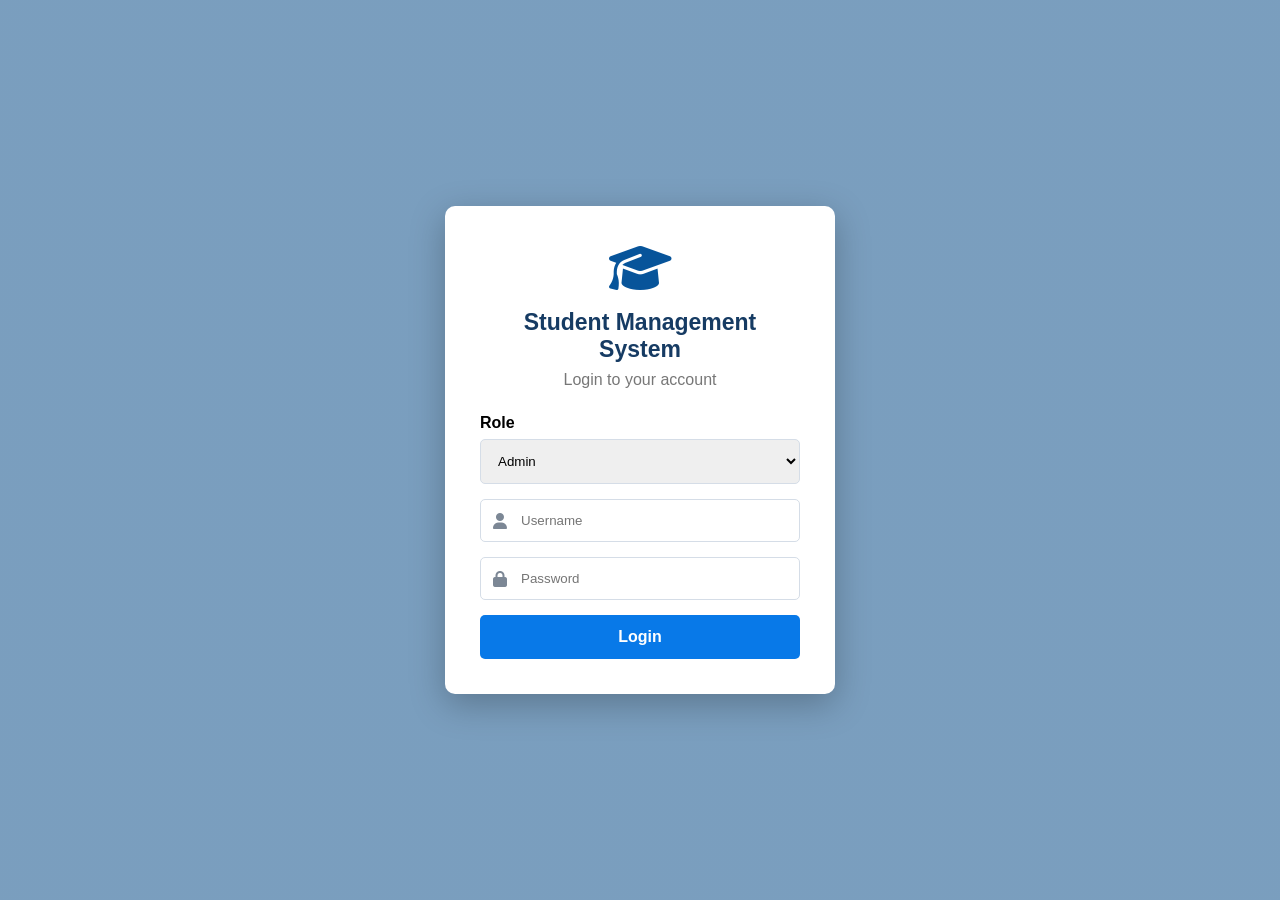
<file: target/classes/static/index.html>
<!DOCTYPE html>
<html lang="en">

<head>
    <meta charset="UTF-8">
    <meta name="viewport" content="width=device-width, initial-scale=1.0">

    <title>Student Management System - Login</title>

    <link rel="stylesheet" href="index.css">

    <link rel="stylesheet"
          href="https://cdnjs.cloudflare.com/ajax/libs/font-awesome/6.5.0/css/all.min.css">
</head>

<body>

<div class="login-page">

    <div class="login-box">

        <!-- Logo -->
        <div class="logo">
            <i class="fa-solid fa-graduation-cap"></i>
        </div>

        <h1>Student Management System</h1>

        <p>Login to your account</p>


        <!-- Role -->
        <label>Role</label>

        <select id="role">
            <option value="admin">Admin</option>
            <option value="faculty">Faculty</option>
        </select>


        <!-- Username -->
        <div class="input-box">

            <i class="fa-solid fa-user"></i>

            <input
                    type="text"
                    id="username"
                    placeholder="Username">

        </div>


        <!-- Password -->
        <div class="input-box">

            <i class="fa-solid fa-lock"></i>

            <input
                    type="password"
                    id="password"
                    placeholder="Password">

        </div>


        <!-- Login Button -->
        <button onclick="login()" class="login-btn">
            Login
        </button>

    </div>

</div>


<script>

    function login() {

        let role =
            document.getElementById("role").value;

        let username =
            document.getElementById("username").value;

        let password =
            document.getElementById("password").value;


        if (username === "" || password === "") {

            alert("Please enter username and password");

            return;
        }


        /*
           Temporary frontend login.

           Later this will connect to:

           /api/admin/login

           or

           /api/faculty/login
        */


        if (role === "admin") {

            window.location.href = "admin.html";

        } else {

            window.location.href = "faculty.html";

        }

    }

</script>

</body>
</html>
</file>
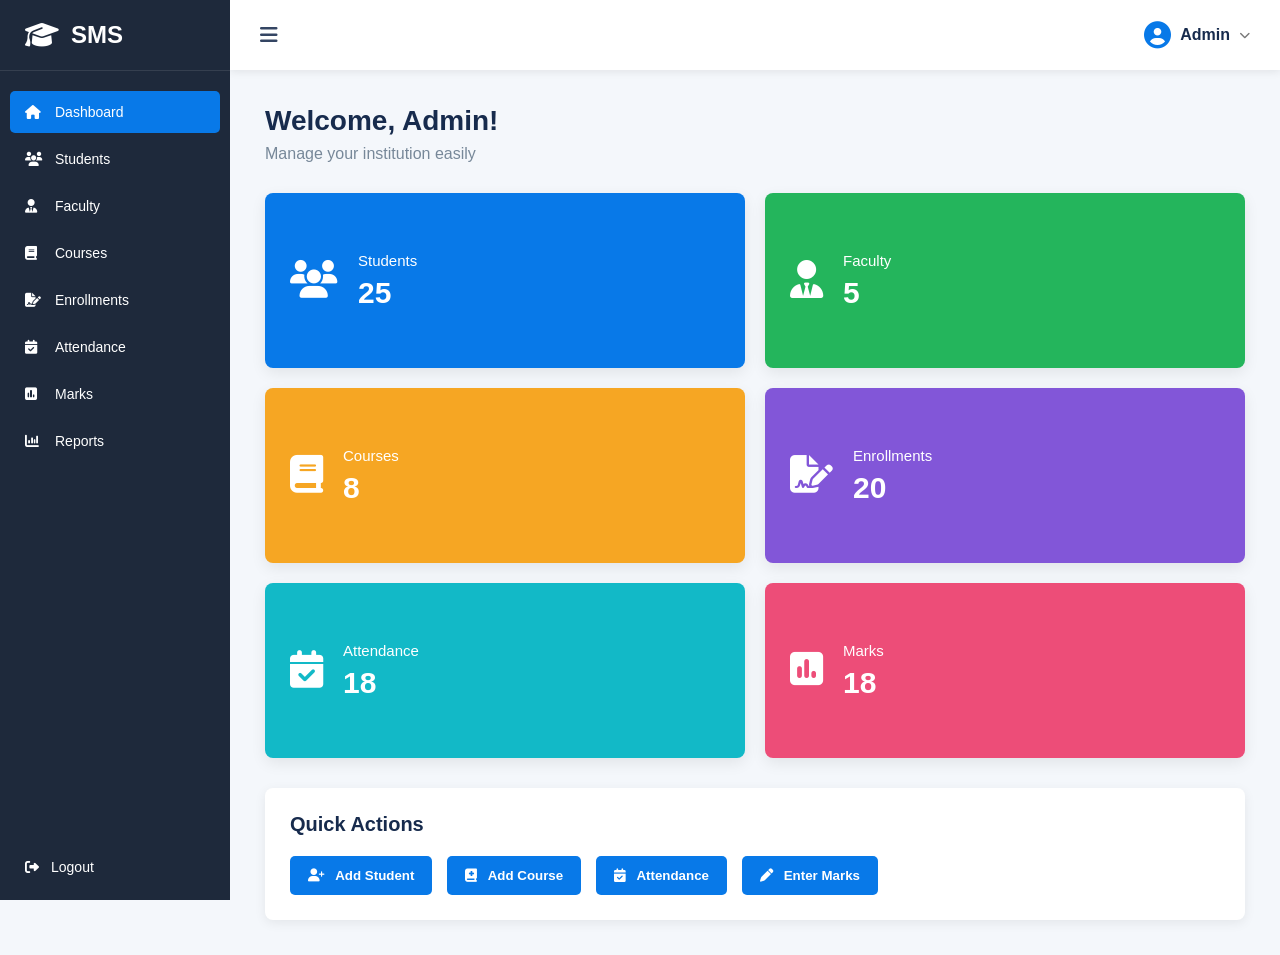
<file: target/classes/static/admin.html>
<!DOCTYPE html>
<html lang="en">

<head>
    <meta charset="UTF-8">
    <meta name="viewport" content="width=device-width, initial-scale=1.0">

    <title>Admin Dashboard</title>

    <link rel="stylesheet" href="admin.css">

    <link rel="stylesheet"
          href="https://cdnjs.cloudflare.com/ajax/libs/font-awesome/6.5.0/css/all.min.css">
</head>

<body>

<div class="admin-layout">

    <!-- ================= SIDEBAR ================= -->

    <aside class="sidebar">

        <div class="brand">
            <i class="fa-solid fa-graduation-cap"></i>
            <span>SMS</span>
        </div>


        <ul class="menu">

            <li class="active">
                <i class="fa-solid fa-house"></i>
                Dashboard
            </li>

            <li onclick="openPage('student.html')">
                <i class="fa-solid fa-users"></i>
                Students
            </li>

            <li onclick="openPage('faculty.html')">
                <i class="fa-solid fa-user-tie"></i>
                Faculty
            </li>

            <li onclick="openPage('course.html')">
                <i class="fa-solid fa-book"></i>
                Courses
            </li>

            <li onclick="openPage('enrollment.html')">
                <i class="fa-solid fa-file-signature"></i>
                Enrollments
            </li>

            <li onclick="openPage('attendance.html')">
                <i class="fa-solid fa-calendar-check"></i>
                Attendance
            </li>

            <li onclick="openPage('marks.html')">
                <i class="fa-solid fa-square-poll-vertical"></i>
                Marks
            </li>

            <li onclick="openPage('report.html')">
                <i class="fa-solid fa-chart-column"></i>
                Reports
            </li>

        </ul>


        <!-- Logout -->

        <div class="logout" onclick="logout()">

            <i class="fa-solid fa-right-from-bracket"></i>

            Logout

        </div>

    </aside>


    <!-- ================= MAIN ================= -->

    <main class="main-content">


        <!-- TOP BAR -->

        <header class="topbar">

            <div class="menu-icon">

                <i class="fa-solid fa-bars"></i>

            </div>


            <div class="admin-profile">

                <i class="fa-solid fa-circle-user"></i>

                <span>Admin</span>

                <i class="fa-solid fa-chevron-down"></i>

            </div>

        </header>


        <!-- ================= CONTENT ================= -->

        <section class="dashboard">

            <h1>Welcome, Admin!</h1>

            <p class="dashboard-text">
                Manage your institution easily
            </p>


            <!-- DASHBOARD CARDS -->

            <div class="dashboard-cards">


                <!-- STUDENTS -->

                <div class="dashboard-card blue">

                    <div class="card-icon">

                        <i class="fa-solid fa-users"></i>

                    </div>

                    <div>

                        <p>Students</p>

                        <h2>25</h2>

                    </div>

                </div>


                <!-- FACULTY -->

                <div class="dashboard-card green">

                    <div class="card-icon">

                        <i class="fa-solid fa-user-tie"></i>

                    </div>

                    <div>

                        <p>Faculty</p>

                        <h2>5</h2>

                    </div>

                </div>


                <!-- COURSES -->

                <div class="dashboard-card orange">

                    <div class="card-icon">

                        <i class="fa-solid fa-book"></i>

                    </div>

                    <div>

                        <p>Courses</p>

                        <h2>8</h2>

                    </div>

                </div>


                <!-- ENROLLMENTS -->

                <div class="dashboard-card purple">

                    <div class="card-icon">

                        <i class="fa-solid fa-file-signature"></i>

                    </div>

                    <div>

                        <p>Enrollments</p>

                        <h2>20</h2>

                    </div>

                </div>


                <!-- ATTENDANCE -->

                <div class="dashboard-card cyan">

                    <div class="card-icon">

                        <i class="fa-solid fa-calendar-check"></i>

                    </div>

                    <div>

                        <p>Attendance</p>

                        <h2>18</h2>

                    </div>

                </div>


                <!-- MARKS -->

                <div class="dashboard-card pink">

                    <div class="card-icon">

                        <i class="fa-solid fa-square-poll-vertical"></i>

                    </div>

                    <div>

                        <p>Marks</p>

                        <h2>18</h2>

                    </div>

                </div>

            </div>


            <!-- QUICK ACTIONS -->

            <div class="quick-section">

                <h2>Quick Actions</h2>


                <div class="quick-actions">

                    <button onclick="openPage('student.html')">

                        <i class="fa-solid fa-user-plus"></i>

                        Add Student

                    </button>


                    <button onclick="openPage('course.html')">

                        <i class="fa-solid fa-book-medical"></i>

                        Add Course

                    </button>


                    <button onclick="openPage('attendance.html')">

                        <i class="fa-solid fa-calendar-check"></i>

                        Attendance

                    </button>


                    <button onclick="openPage('marks.html')">

                        <i class="fa-solid fa-pen"></i>

                        Enter Marks

                    </button>

                </div>

            </div>


        </section>

    </main>

</div>


<script>

    function openPage(page) {

        window.location.href = page;

    }


    function logout() {

        window.location.href = "index.html";

    }

</script>

</body>

</html>
</file>
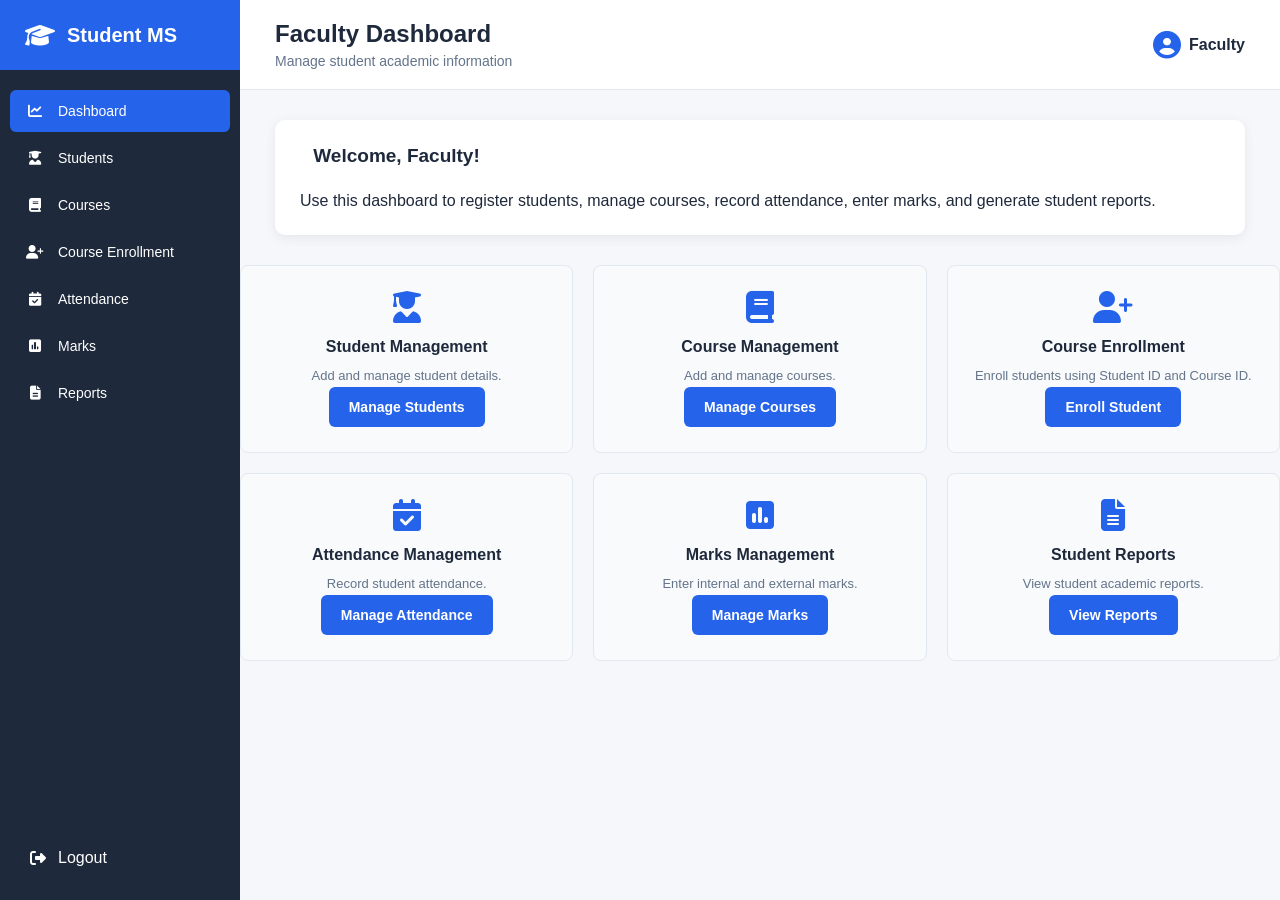
<file: target/classes/static/faculty.html>
<!DOCTYPE html>
<html lang="en">

<head>
    <meta charset="UTF-8">
    <meta name="viewport" content="width=device-width, initial-scale=1.0">

    <title>Faculty Dashboard - Student Management System</title>

    <link rel="stylesheet" href="faculty.css">

    <link rel="stylesheet"
          href="https://cdnjs.cloudflare.com/ajax/libs/font-awesome/6.5.0/css/all.min.css">
</head>

<body>

<div class="admin-layout">

    <!-- SIDEBAR -->
    <aside class="sidebar">

        <div class="brand">
            <i class="fa-solid fa-graduation-cap"></i>
            <span>Student MS</span>
        </div>

        <ul class="menu">

            <li class="active">
                <i class="fa-solid fa-chart-line"></i>
                Dashboard
            </li>

            <li onclick="openPage('student.html')">
                <i class="fa-solid fa-user-graduate"></i>
                Students
            </li>

            <li onclick="openPage('course.html')">
                <i class="fa-solid fa-book"></i>
                Courses
            </li>

            <li onclick="openPage('enrollment.html')">
                <i class="fa-solid fa-user-plus"></i>
                Course Enrollment
            </li>

            <li onclick="openPage('attendance.html')">
                <i class="fa-solid fa-calendar-check"></i>
                Attendance
            </li>

            <li onclick="openPage('marks.html')">
                <i class="fa-solid fa-square-poll-vertical"></i>
                Marks
            </li>

            <li onclick="openPage('report.html')">
                <i class="fa-solid fa-file-lines"></i>
                Reports
            </li>

        </ul>

        <div class="logout" onclick="logout()">
            <i class="fa-solid fa-right-from-bracket"></i>
            Logout
        </div>

    </aside>


    <!-- MAIN CONTENT -->
    <main class="main-content">

        <!-- TOPBAR -->
        <header class="topbar">

            <div>
                <h2>Faculty Dashboard</h2>
                <p>Manage student academic information</p>
            </div>

            <div class="admin-profile">
                <i class="fa-solid fa-user-circle"></i>
                Faculty
            </div>

        </header>


        <!-- WELCOME SECTION -->
        <section class="form-card">

            <h3>
                <i class="fa-solid fa-hand-wave"></i>
                Welcome, Faculty!
            </h3>

            <p>
                Use this dashboard to register students, manage courses,
                record attendance, enter marks, and generate student reports.
            </p>

        </section>


        <!-- DASHBOARD MODULES -->
        <section class="faculty-info">

            <div class="info-box"
                 onclick="openPage('student.html')">

                <i class="fa-solid fa-user-graduate"></i>

                <h4>Student Management</h4>

                <p>Add and manage student details.</p>

                <button class="primary-btn">Manage Students</button>

            </div>


            <div class="info-box"
                 onclick="openPage('course.html')">

                <i class="fa-solid fa-book"></i>

                <h4>Course Management</h4>

                <p>Add and manage courses.</p>

                <button class="primary-btn">Manage Courses</button>

            </div>


            <div class="info-box"
                 onclick="openPage('enrollment.html')">

                <i class="fa-solid fa-user-plus"></i>

                <h4>Course Enrollment</h4>

                <p>Enroll students using Student ID and Course ID.</p>

                <button class="primary-btn">Enroll Student</button>

            </div>


            <div class="info-box"
                 onclick="openPage('attendance.html')">

                <i class="fa-solid fa-calendar-check"></i>

                <h4>Attendance Management</h4>

                <p>Record student attendance.</p>

                <button class="primary-btn">Manage Attendance</button>

            </div>


            <div class="info-box"
                 onclick="openPage('marks.html')">

                <i class="fa-solid fa-square-poll-vertical"></i>

                <h4>Marks Management</h4>

                <p>Enter internal and external marks.</p>

                <button class="primary-btn">Manage Marks</button>

            </div>


            <div class="info-box"
                 onclick="openPage('report.html')">

                <i class="fa-solid fa-file-lines"></i>

                <h4>Student Reports</h4>

                <p>View student academic reports.</p>

                <button class="primary-btn">View Reports</button>

            </div>

        </section>

    </main>

</div>


<script>

    // PAGE NAVIGATION
    function openPage(page) {
        window.location.href = page;
    }

    // LOGOUT
    async function logout() {

        try {
            await fetch("/logout", {
                method: "POST",
                credentials: "same-origin"
            });
        } catch (error) {
            console.error("Logout request failed:", error);
        }

        window.location.replace("index.html");
    }

</script>

</body>
</html>
</file>
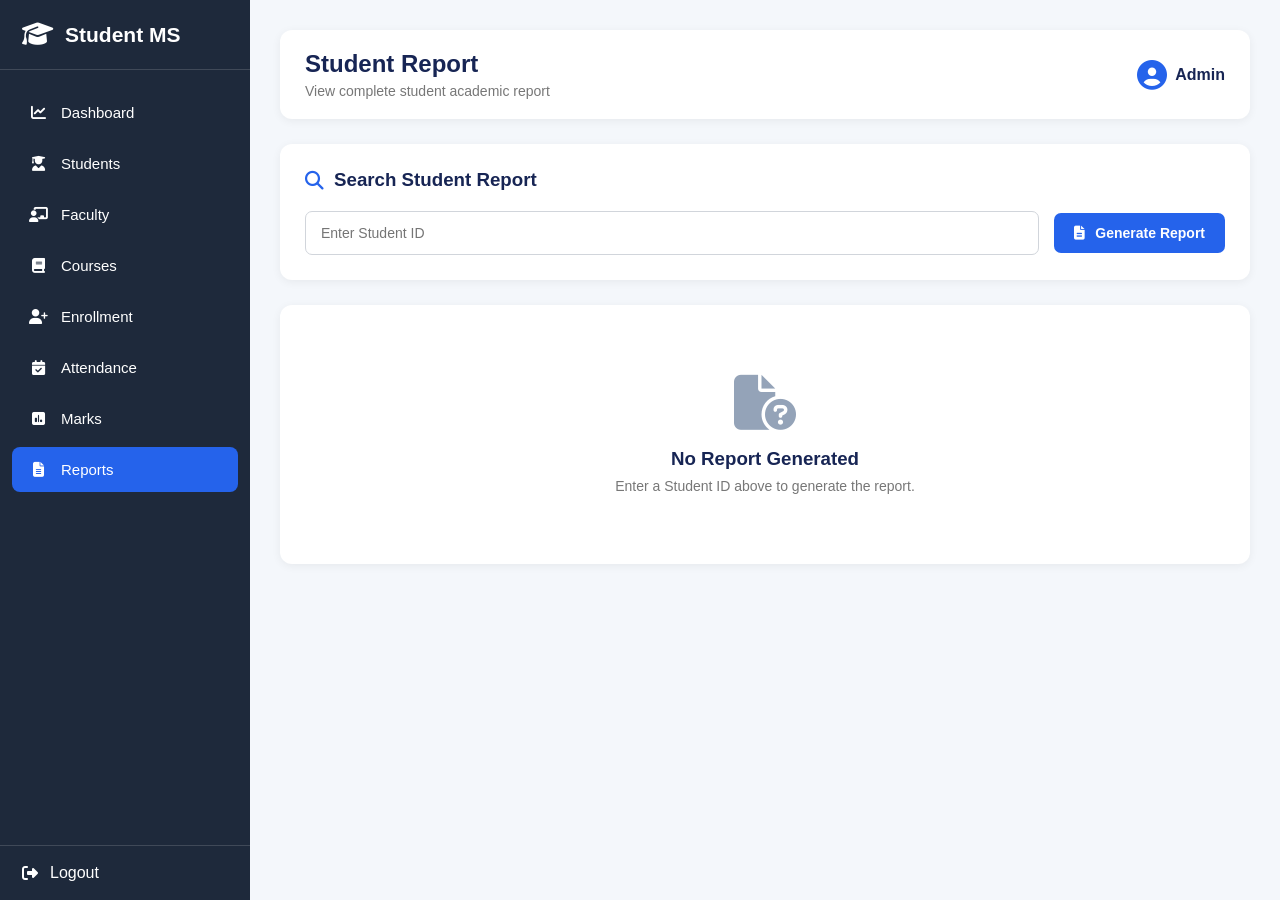
<file: target/classes/static/report.html>
<!DOCTYPE html>
<html lang="en">

<head>
    <meta charset="UTF-8">
    <meta name="viewport" content="width=device-width, initial-scale=1.0">

    <title>Student Report</title>

    <link rel="stylesheet" href="report.css">

    <link rel="stylesheet"
          href="https://cdnjs.cloudflare.com/ajax/libs/font-awesome/6.5.0/css/all.min.css">
</head>

<body>

<div class="admin-layout">

    <!-- SIDEBAR -->
    <aside class="sidebar">

        <div class="brand">
            <i class="fa-solid fa-graduation-cap"></i>
            <span>Student MS</span>
        </div>

        <ul class="menu">

            <li onclick="openPage('admin.html')">
                <i class="fa-solid fa-chart-line"></i>
                Dashboard
            </li>

            <li onclick="openPage('student.html')">
                <i class="fa-solid fa-user-graduate"></i>
                Students
            </li>

            <li onclick="openPage('faculty.html')">
                <i class="fa-solid fa-chalkboard-user"></i>
                Faculty
            </li>

            <li onclick="openPage('course.html')">
                <i class="fa-solid fa-book"></i>
                Courses
            </li>

            <li onclick="openPage('enrollment.html')">
                <i class="fa-solid fa-user-plus"></i>
                Enrollment
            </li>

            <li onclick="openPage('attendance.html')">
                <i class="fa-solid fa-calendar-check"></i>
                Attendance
            </li>

            <li onclick="openPage('marks.html')">
                <i class="fa-solid fa-square-poll-vertical"></i>
                Marks
            </li>

            <li class="active">
                <i class="fa-solid fa-file-lines"></i>
                Reports
            </li>

        </ul>

        <div class="logout" onclick="logout()">
            <i class="fa-solid fa-right-from-bracket"></i>
            Logout
        </div>

    </aside>


    <!-- MAIN CONTENT -->
    <main class="main-content">

        <!-- TOPBAR -->
        <header class="topbar">

            <div>
                <h2>Student Report</h2>
                <p>View complete student academic report</p>
            </div>

            <div class="admin-profile">
                <i class="fa-solid fa-user-circle"></i>
                Admin
            </div>

        </header>


        <!-- SEARCH -->
        <section class="form-card">

            <h3>
                <i class="fa-solid fa-magnifying-glass"></i>
                Search Student Report
            </h3>

            <div class="report-search">

                <input
                        type="number"
                        id="studentId"
                        placeholder="Enter Student ID">

                <button
                        class="primary-btn"
                        onclick="loadReport()">

                    <i class="fa-solid fa-file-lines"></i>
                    Generate Report

                </button>

            </div>

        </section>


        <!-- REPORT -->
        <section id="reportArea" class="report-area">

            <div class="empty-report">

                <i class="fa-solid fa-file-circle-question"></i>

                <h3>No Report Generated</h3>

                <p>
                    Enter a Student ID above to generate the report.
                </p>

            </div>

        </section>


        <!-- PRINT -->
        <button
                id="printButton"
                class="primary-btn print-btn"
                onclick="printReport()"
                style="display:none;">

            <i class="fa-solid fa-print"></i>
            Print Report

        </button>

    </main>

</div>


<script>


    // LOAD REPORT
    async function loadReport() {

        const studentId =
            document.getElementById("studentId").value;


        if (studentId === "") {

            alert("Please enter Student ID");

            return;
        }


        try {

            const response =
                await fetch(`/api/reports/student/${studentId}`);


            if (!response.ok) {

                alert("Student report not found");

                return;
            }


            const report =
                await response.json();


            displayReport(report);


        } catch (error) {

            console.error(error);

            alert("Server connection error");

        }

    }



    // DISPLAY REPORT
    function displayReport(report) {

        const area =
            document.getElementById("reportArea");


        area.innerHTML = `

        <div class="report-card">

            <div class="report-title">

                <div>

                    <i class="fa-solid fa-graduation-cap"></i>

                    <h2>
                        Student Academic Report
                    </h2>

                    <p>
                        Student Management System
                    </p>

                </div>

            </div>


            <!-- STUDENT DETAILS -->

            <div class="report-section">

                <h3>
                    <i class="fa-solid fa-user"></i>
                    Student Details
                </h3>


                <div class="student-details">

                    <div>
                        <strong>Student ID</strong>
                        <span>${report.studentId ?? "-"}</span>
                    </div>

                    <div>
                        <strong>Name</strong>
                        <span>${report.studentName ?? "-"}</span>
                    </div>

                    <div>
                        <strong>Email</strong>
                        <span>${report.email ?? "-"}</span>
                    </div>

                    <div>
                        <strong>Department</strong>
                        <span>${report.department ?? "-"}</span>
                    </div>

                    <div>
                        <strong>Year</strong>
                        <span>${report.year ?? "-"}</span>
                    </div>

                </div>

            </div>


            <!-- MARKS -->

            <div class="report-section">

                <h3>
                    <i class="fa-solid fa-square-poll-vertical"></i>
                    Marks
                </h3>


                <div class="table-container">

                    <table>

                        <thead>

                            <tr>
                                <th>Course</th>
                                <th>Internal</th>
                                <th>External</th>
                                <th>Total</th>
                                <th>Grade</th>
                            </tr>

                        </thead>

                        <tbody>

                            ${
            report.marks
                ? report.marks.map(mark => `

                                    <tr>

                                        <td>
                                            ${mark.courseName ?? "-"}
                                        </td>

                                        <td>
                                            ${mark.internalMark ?? "-"}
                                        </td>

                                        <td>
                                            ${mark.externalMark ?? "-"}
                                        </td>

                                        <td>
                                            <strong>
                                                ${mark.total ?? "-"}
                                            </strong>
                                        </td>

                                        <td>
                                            <span class="grade">
                                                ${mark.grade ?? "-"}
                                            </span>
                                        </td>

                                    </tr>

                                `).join("")
                : `
                                    <tr>
                                        <td colspan="5">
                                            No marks available
                                        </td>
                                    </tr>
                                `
        }

                        </tbody>

                    </table>

                </div>

            </div>


            <!-- SUMMARY -->

            <div class="report-summary">

                <div>
                    <h4>Total Subjects</h4>
                    <p>
                        ${report.marks
            ? report.marks.length
            : 0}
                    </p>
                </div>


                <div>
                    <h4>Attendance</h4>
                    <p>
                        ${report.attendancePercentage ?? "-"}%
                    </p>
                </div>


                <div>
                    <h4>Status</h4>
                    <p>
                        ${report.status ?? "Active"}
                    </p>
                </div>

            </div>


            <div class="report-footer">

                <p>
                    Generated by Student Management System
                </p>

            </div>

        </div>
    `;


        document.getElementById("printButton")
            .style.display = "block";

    }



    // PRINT REPORT
    function printReport() {

        window.print();

    }



    // NAVIGATION
    function openPage(page) {

        window.location.href = page;

    }



    // LOGOUT
    function logout() {

        window.location.href = "index.html";

    }

</script>

</body>
</html>
</file>
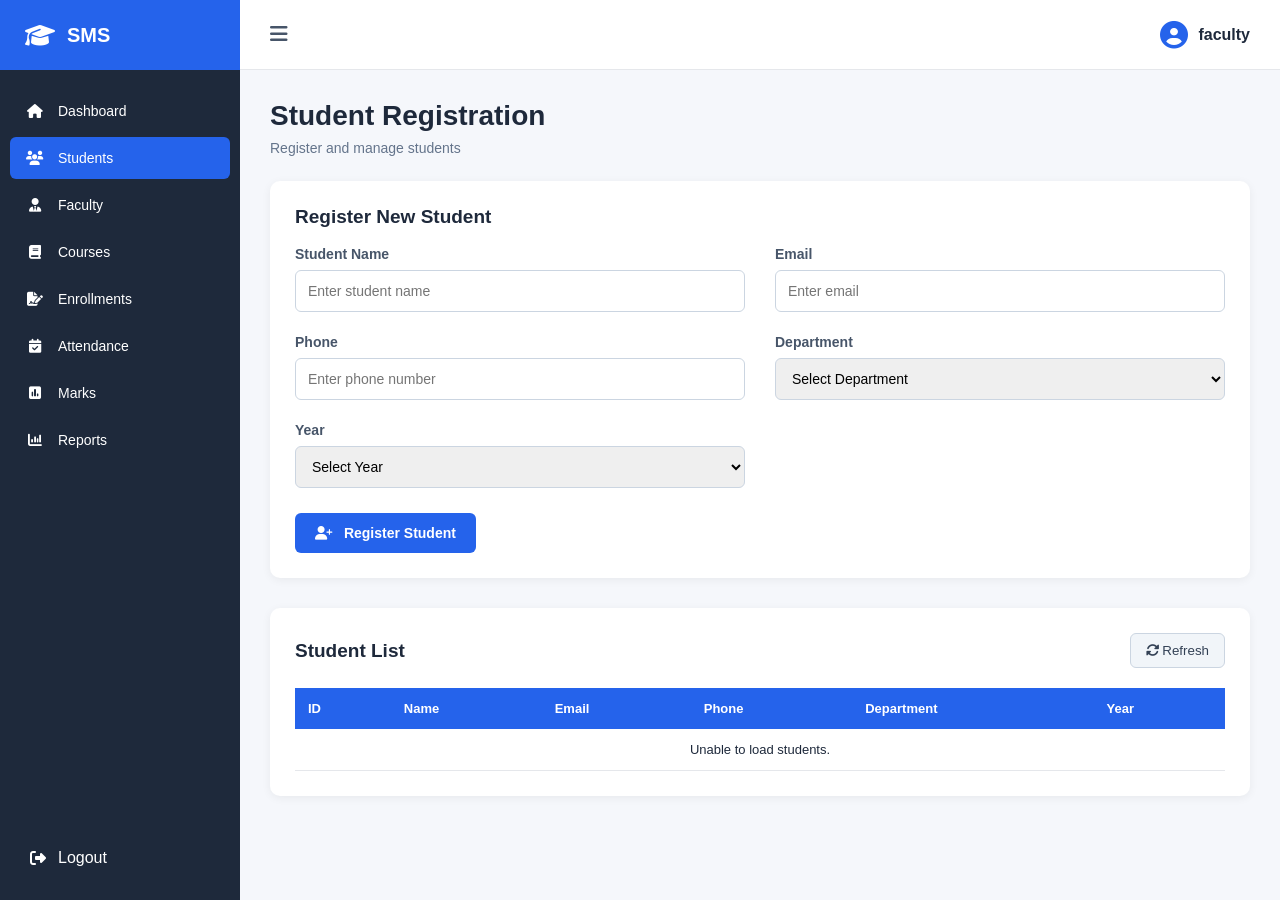
<file: target/classes/static/student.html>
<!DOCTYPE html>
<html lang="en">

<head>
    <meta charset="UTF-8">
    <meta name="viewport" content="width=device-width, initial-scale=1.0">

    <title>Student Management</title>

    <link rel="stylesheet" href="student.css">

    <link rel="stylesheet"
          href="https://cdnjs.cloudflare.com/ajax/libs/font-awesome/6.5.0/css/all.min.css">
</head>

<body>

<div class="admin-layout">

    <!-- ================= SIDEBAR ================= -->

    <aside class="sidebar">

        <div class="brand">
            <i class="fa-solid fa-graduation-cap"></i>
            <span>SMS</span>
        </div>

        <ul class="menu">

            <li onclick="openPage('faculty.html')">
                <i class="fa-solid fa-house"></i>
                Dashboard
            </li>

            <li class="active">
                <i class="fa-solid fa-users"></i>
                Students
            </li>

            <li onclick="openPage('faculty.html')">
                <i class="fa-solid fa-user-tie"></i>
                Faculty
            </li>

            <li onclick="openPage('course.html')">
                <i class="fa-solid fa-book"></i>
                Courses
            </li>

            <li onclick="openPage('enrollment.html')">
                <i class="fa-solid fa-file-signature"></i>
                Enrollments
            </li>

            <li onclick="openPage('attendance.html')">
                <i class="fa-solid fa-calendar-check"></i>
                Attendance
            </li>

            <li onclick="openPage('marks.html')">
                <i class="fa-solid fa-square-poll-vertical"></i>
                Marks
            </li>

            <li onclick="openPage('report.html')">
                <i class="fa-solid fa-chart-column"></i>
                Reports
            </li>

        </ul>

        <div class="logout" onclick="logout()">
            <i class="fa-solid fa-right-from-bracket"></i>
            Logout
        </div>

    </aside>


    <!-- ================= MAIN CONTENT ================= -->

    <main class="main-content">

        <!-- TOPBAR -->

        <header class="topbar">

            <div class="menu-icon">
                <i class="fa-solid fa-bars"></i>
            </div>

            <div class="admin-profile">

                <i class="fa-solid fa-circle-user"></i>

                <span>faculty</span>

            </div>

        </header>


        <!-- ================= PAGE CONTENT ================= -->

        <section class="dashboard">

            <h1>Student Registration</h1>

            <p class="dashboard-text">
                Register and manage students
            </p>


            <!-- ================= REGISTRATION FORM ================= -->

            <div class="form-card">

                <h2>Register New Student</h2>

                <br>

                <div class="form-grid">

                    <!-- STUDENT NAME -->

                    <div>

                        <label>Student Name</label>

                        <input
                                type="text"
                                id="name"
                                placeholder="Enter student name">

                    </div>


                    <!-- EMAIL -->

                    <div>

                        <label>Email</label>

                        <input
                                type="email"
                                id="email"
                                placeholder="Enter email">

                    </div>


                    <!-- PHONE -->

                    <div>

                        <label>Phone</label>

                        <input
                                type="text"
                                id="phone"
                                placeholder="Enter phone number">

                    </div>


                    <!-- DEPARTMENT -->

                    <div>

                        <label>Department</label>

                        <select id="department">

                            <option value="">
                                Select Department
                            </option>

                            <option value="IT">
                                Information Technology
                            </option>

                            <option value="CSE">
                                Computer Science
                            </option>

                            <option value="ECE">
                                Electronics
                            </option>

                            <option value="BCA">
                                BCA
                            </option>

                        </select>

                    </div>


                    <!-- YEAR -->

                    <div>

                        <label>Year</label>

                        <select id="year">

                            <option value="">
                                Select Year
                            </option>

                            <option value="1">
                                First Year
                            </option>

                            <option value="2">
                                Second Year
                            </option>

                            <option value="3">
                                Third Year
                            </option>

                        </select>

                    </div>

                </div>


                <!-- REGISTER BUTTON -->

                <button
                        type="button"
                        onclick="addStudent()">

                    <i class="fa-solid fa-user-plus"></i>

                    Register Student

                </button>

            </div>


            <!-- ================= STUDENT LIST ================= -->

            <div class="table-card">

                <div class="table-header">

                    <h2>Student List</h2>

                    <button
                            type="button"
                            onclick="loadStudents()">

                        <i class="fa-solid fa-rotate"></i>

                        Refresh

                    </button>

                </div>


                <div class="table-container">

                    <table>

                        <thead>

                        <tr>

                            <th>ID</th>

                            <th>Name</th>

                            <th>Email</th>

                            <th>Phone</th>

                            <th>Department</th>

                            <th>Year</th>

                        </tr>

                        </thead>


                        <tbody id="studentTable">

                        </tbody>

                    </table>

                </div>

            </div>

        </section>

    </main>

</div>


<!-- ================= JAVASCRIPT ================= -->

<script>

    /* =========================================
       SPRING BOOT API URL
    ========================================= */

    const API_URL = "http://localhost:8081/api/students";


    /* =========================================
       PAGE NAVIGATION
    ========================================= */

    function openPage(page) {

        window.location.href = page;

    }


    /* =========================================
       LOGOUT
    ========================================= */

    function logout() {

        window.location.href = "index.html";

    }


    /* =========================================
       ADD STUDENT
    ========================================= */

    function addStudent() {

        console.log("Register button clicked");


        /* Get form values */

        const name =
            document.getElementById("name").value.trim();

        const email =
            document.getElementById("email").value.trim();

        const phone =
            document.getElementById("phone").value.trim();

        const department =
            document.getElementById("department").value;

        const year =
            document.getElementById("year").value;


        /* =========================================
           VALIDATION
        ========================================= */

        if (name === "") {

            alert("Please enter student name");

            document.getElementById("name").focus();

            return;
        }


        if (email === "") {

            alert("Please enter email");

            document.getElementById("email").focus();

            return;
        }


        if (phone === "") {

            alert("Please enter phone number");

            document.getElementById("phone").focus();

            return;
        }


        if (department === "") {

            alert("Please select department");

            document.getElementById("department").focus();

            return;
        }


        if (year === "") {

            alert("Please select year");

            document.getElementById("year").focus();

            return;
        }


        /* =========================================
           CREATE STUDENT OBJECT
        ========================================= */

        const student = {

            name: name,

            email: email,

            phone: phone,

            department: department,

            year: Number(year)

        };


        console.log("Student data:", student);


        /* =========================================
           SEND DATA TO SPRING BOOT
        ========================================= */

        fetch(API_URL, {

            method: "POST",

            headers: {

                "Content-Type": "application/json"

            },

            body: JSON.stringify(student)

        })

            .then(response => {

                console.log("Response status:", response.status);


                if (!response.ok) {

                    return response.text().then(errorText => {

                        throw new Error(
                            "Server Error " +
                            response.status +
                            ": " +
                            errorText
                        );

                    });

                }


                return response.json();

            })

            .then(data => {

                console.log("Student saved:", data);


                alert(
                    "Student registered successfully!\n" +
                    "Student ID: " +
                    data.id
                );


                /* Clear form */

                clearForm();


                /* Reload student table */

                loadStudents();

            })

            .catch(error => {

                console.error(
                    "Student registration error:",
                    error
                );


                alert(
                    "Unable to register student.\n\n" +
                    "Please make sure:\n" +
                    "1. Spring Boot is running\n" +
                    "2. MySQL is running\n" +
                    "3. Port 8080 is available\n\n" +
                    "Error: " +
                    error.message
                );

            });

    }


    /* =========================================
       LOAD ALL STUDENTS
    ========================================= */

    function loadStudents() {

        console.log("Loading students...");


        fetch(API_URL)

            .then(response => {

                if (!response.ok) {

                    throw new Error(
                        "HTTP Error: " +
                        response.status
                    );

                }

                return response.json();

            })

            .then(students => {

                console.log(
                    "Students received:",
                    students
                );


                const table =
                    document.getElementById("studentTable");


                table.innerHTML = "";


                /* No students */

                if (students.length === 0) {

                    table.innerHTML = `

                <tr>

                    <td
                        colspan="6"
                        style="text-align:center;">

                        No students registered yet.

                    </td>

                </tr>

            `;

                    return;
                }


                /* Display students */

                students.forEach(student => {

                    const row =
                        document.createElement("tr");


                    row.innerHTML = `

                <td>
                    ${student.id}
                </td>

                <td>
                    ${student.name}
                </td>

                <td>
                    ${student.email}
                </td>

                <td>
                    ${student.phone}
                </td>

                <td>
                    ${student.department}
                </td>

                <td>
                    ${student.year}
                </td>

            `;


                    table.appendChild(row);

                });

            })

            .catch(error => {

                console.error(
                    "Load students error:",
                    error
                );


                const table =
                    document.getElementById("studentTable");


                table.innerHTML = `

            <tr>

                <td
                    colspan="6"
                    style="text-align:center;">

                    Unable to load students.

                </td>

            </tr>

        `;

            });

    }


    /* =========================================
       CLEAR FORM
    ========================================= */

    function clearForm() {

        document.getElementById("name").value = "";

        document.getElementById("email").value = "";

        document.getElementById("phone").value = "";

        document.getElementById("department").value = "";

        document.getElementById("year").value = "";

    }


    /* =========================================
       PAGE LOAD
    ========================================= */

    window.addEventListener("load", function() {

        loadStudents();

    });

</script>

</body>

</html>
</file>
<file: target/classes/static/index.css>
* {
    margin: 0;
    padding: 0;
    box-sizing: border-box;
    font-family: Arial, sans-serif;
}

body {
    background: #f4f7fb;
}


/* LOGIN PAGE */

.login-page {

    min-height: 100vh;

    display: flex;

    justify-content: center;

    align-items: center;

    background:
            linear-gradient(
                    rgba(0, 70, 130, 0.5),
                    rgba(0, 70, 130, 0.5)
            ),
            url("https://images.unsplash.com/photo-1564981797816-1043664bf78d?auto=format&fit=crop&w=1600&q=80");

    background-size: cover;

    background-position: center;
}


/* LOGIN BOX */

.login-box {

    width: 390px;

    background: white;

    padding: 35px;

    border-radius: 10px;

    text-align: center;

    box-shadow:
            0 10px 35px rgba(0,0,0,0.25);
}


/* LOGO */

.logo {

    font-size: 50px;

    color: #07549a;

    margin-bottom: 10px;
}


.login-box h1 {

    font-size: 23px;

    color: #163b63;

    margin-bottom: 8px;
}


.login-box p {

    color: #777;

    margin-bottom: 25px;
}


/* LABEL */

.login-box label {

    display: block;

    text-align: left;

    font-weight: bold;

    margin-bottom: 7px;
}


/* ROLE */

.login-box select {

    width: 100%;

    padding: 13px;

    border: 1px solid #d5dde7;

    border-radius: 5px;

    margin-bottom: 15px;
}


/* INPUT */

.input-box {

    position: relative;

    margin-bottom: 15px;
}


.input-box i {

    position: absolute;

    left: 13px;

    top: 14px;

    color: #7c8795;
}


.input-box input {

    width: 100%;

    padding: 13px 13px 13px 40px;

    border: 1px solid #d5dde7;

    border-radius: 5px;

    outline: none;
}


.input-box input:focus {

    border-color: #0879e8;
}


/* BUTTON */

.login-btn {

    width: 100%;

    padding: 13px;

    border: none;

    border-radius: 5px;

    background: #0879e8;

    color: white;

    font-size: 16px;

    font-weight: bold;

    cursor: pointer;
}


.login-btn:hover {

    background: #075fc0;
}


/* MOBILE */

@media (max-width: 500px) {

    .login-box {

        width: 90%;

        padding: 25px;
    }

    .login-box h1 {

        font-size: 20px;
    }
}
</file>
<file: target/classes/static/admin.css>
/* ================= ADMIN DASHBOARD ================= */

body {
    margin: 0;
    font-family: Arial, sans-serif;
    background: #f4f7fb;
    color: #172b4d;
}


/* LAYOUT */

.admin-layout {
    display: flex;
    min-height: 100vh;
}


/* SIDEBAR */

.sidebar {
    width: 230px;

    background: #1e293b;

    color: white;

    position: fixed;

    top: 0;
    bottom: 0;
    left: 0;

    z-index: 100;
}


/* BRAND */

.brand {
    height: 70px;

    display: flex;

    align-items: center;

    gap: 12px;

    padding-left: 25px;

    font-size: 24px;

    font-weight: bold;

    border-bottom: 1px solid rgba(255,255,255,0.1);
}


.brand i {
    font-size: 27px;
}


/* MENU */

.menu {
    list-style: none;

    padding: 15px 10px;

    margin: 0;
}


.menu li {
    padding: 13px 15px;

    margin: 5px 0;

    border-radius: 5px;

    cursor: pointer;

    display: flex;

    align-items: center;

    gap: 12px;

    font-size: 14px;
}


.menu li:hover {
    background: #0879e8;
}


.menu li.active {
    background: #0879e8;
}


.menu li i {
    width: 18px;
}


/* LOGOUT */

.logout {
    position: absolute;

    bottom: 25px;

    left: 25px;

    cursor: pointer;

    display: flex;

    align-items: center;

    gap: 12px;

    font-size: 14px;
}


.logout:hover {
    color: #58b3ff;
}


/* MAIN */

.main-content {
    margin-left: 230px;

    width: calc(100% - 230px);
}


/* TOPBAR */

.topbar {
    height: 70px;

    background: white;

    display: flex;

    align-items: center;

    justify-content: space-between;

    padding: 0 30px;

    box-shadow: 0 2px 8px rgba(0,0,0,0.08);
}


.menu-icon {
    font-size: 20px;

    color: #344563;
}


.admin-profile {
    display: flex;

    align-items: center;

    gap: 9px;

    font-weight: bold;
}


.admin-profile i:first-child {
    color: #0879e8;

    font-size: 27px;
}


.admin-profile i:last-child {
    font-size: 11px;

    color: #777;
}


/* DASHBOARD */

.dashboard {
    padding: 35px;
}


.dashboard h1 {
    margin: 0;

    font-size: 28px;
}


.dashboard-text {
    color: #778899;

    margin-top: 8px;

    margin-bottom: 30px;
}


/* CARDS */

.dashboard-cards {
    display: grid;

    grid-template-columns:
        repeat(2, 1fr);

    gap: 20px;
}


.dashboard-card {
    min-height: 125px;

    border-radius: 8px;

    color: white;

    padding: 25px;

    display: flex;

    align-items: center;

    gap: 20px;

    box-shadow:
            0 5px 15px rgba(0,0,0,0.08);

    transition: transform 0.2s;
}


.dashboard-card:hover {
    transform: translateY(-3px);
}


.dashboard-card p {
    margin: 0 0 7px;

    font-size: 15px;
}


.dashboard-card h2 {
    margin: 0;

    font-size: 30px;
}


.card-icon {
    font-size: 38px;
}


/* CARD COLORS */

.blue {
    background: #0879e8;
}


.green {
    background: #24b55c;
}


.orange {
    background: #f6a623;
}


.purple {
    background: #8256d8;
}


.cyan {
    background: #12b9c7;
}


.pink {
    background: #ed4d78;
}


/* QUICK ACTIONS */

.quick-section {
    background: white;

    margin-top: 30px;

    padding: 25px;

    border-radius: 8px;

    box-shadow:
            0 3px 12px rgba(0,0,0,0.07);
}


.quick-section h2 {
    margin-top: 0;

    margin-bottom: 20px;

    font-size: 20px;
}


.quick-actions {
    display: flex;

    gap: 15px;

    flex-wrap: wrap;
}


.quick-actions button {
    border: none;

    background: #0879e8;

    color: white;

    padding: 12px 18px;

    border-radius: 5px;

    cursor: pointer;

    font-weight: bold;
}


.quick-actions button:hover {
    background: #075fc0;
}


.quick-actions i {
    margin-right: 7px;
}


/* MOBILE */

@media(max-width: 800px) {

    .sidebar {
        width: 200px;
    }

    .main-content {
        margin-left: 200px;

        width: calc(100% - 200px);
    }

    .dashboard-cards {
        grid-template-columns: 1fr;
    }

}


@media(max-width: 600px) {

    .sidebar {
        position: relative;

        width: 100%;

        height: auto;
    }

    .main-content {
        margin-left: 0;

        width: 100%;
    }

    .admin-layout {
        display: block;
    }

    .logout {
        position: static;

        padding: 20px 25px;
    }

    .dashboard {
        padding: 20px;
    }

}
</file>
<file: target/classes/static/faculty.css>
* {
    margin: 0;
    padding: 0;
    box-sizing: border-box;
}

body {
    font-family: Arial, sans-serif;
    background: #f5f7fb;
    color: #1e293b;
}

/* ================= LAYOUT ================= */

.admin-layout {
    display: flex;
    min-height: 100vh;
}

/* ================= SIDEBAR ================= */

.sidebar {
    width: 240px;
    height: 100vh;
    position: fixed;
    left: 0;
    top: 0;
    background: #1e293b;
    color: white;
}

.brand {
    height: 70px;
    background: #2563eb;
    display: flex;
    align-items: center;
    gap: 12px;
    padding: 0 25px;
    font-size: 20px;
    font-weight: bold;
}

.brand i {
    font-size: 24px;
}

.menu {
    list-style: none;
    padding: 20px 10px;
}

.menu li {
    display: flex;
    align-items: center;
    gap: 13px;
    padding: 13px 15px;
    margin-bottom: 5px;
    border-radius: 6px;
    cursor: pointer;
    font-size: 14px;
}

.menu li:hover {
    background: #334155;
}

.menu li.active {
    background: #2563eb;
}

.menu li i {
    width: 20px;
    text-align: center;
}

/* ================= LOGOUT ================= */

.logout {
    position: absolute;
    bottom: 20px;
    left: 15px;
    right: 15px;
    padding: 13px 15px;

    display: flex;
    align-items: center;
    gap: 12px;

    border-radius: 6px;
    cursor: pointer;
}

.logout:hover {
    background: #334155;
}

/* ================= MAIN ================= */

.main-content {
    margin-left: 240px;
    width: calc(100% - 240px);
    min-height: 100vh;
}

/* ================= TOPBAR ================= */

.topbar {
    height: 90px;
    background: white;

    border-bottom: 1px solid #e5e7eb;

    display: flex;
    align-items: center;
    justify-content: space-between;

    padding: 0 35px;
}

.topbar h2 {
    font-size: 24px;
    margin-bottom: 5px;
}

.topbar p {
    color: #64748b;
    font-size: 14px;
}

.admin-profile {
    display: flex;
    align-items: center;
    gap: 8px;

    font-weight: 600;
}

.admin-profile i {
    color: #2563eb;
    font-size: 28px;
}

/* ================= FORM CARD ================= */

.form-card {
    background: white;

    margin: 30px 35px;
    padding: 25px;

    border-radius: 10px;

    box-shadow: 0 3px 12px rgba(0, 0, 0, 0.07);
}

.form-card h3 {
    font-size: 19px;
    margin-bottom: 25px;
}

.form-card h3 i {
    color: #2563eb;
    margin-right: 8px;
}

/* ================= FORM GRID ================= */

.form-grid {
    display: grid;
    grid-template-columns: 1fr 1fr;

    gap: 25px;

    margin-bottom: 25px;
}

.form-grid label {
    display: block;

    margin-bottom: 8px;

    font-size: 14px;
    font-weight: 600;

    color: #475569;
}

.form-grid input {
    width: 100%;
    height: 43px;

    padding: 0 12px;

    border: 1px solid #cbd5e1;
    border-radius: 6px;

    font-size: 14px;

    outline: none;
}

.form-grid input:focus {
    border-color: #2563eb;

    box-shadow: 0 0 0 2px rgba(37, 99, 235, 0.1);
}

/* ================= BUTTON ================= */

.primary-btn {
    background: #2563eb;
    color: white;

    border: none;
    border-radius: 6px;

    padding: 12px 20px;

    font-size: 14px;
    font-weight: 600;

    cursor: pointer;
}

.primary-btn:hover {
    background: #1d4ed8;
}

.primary-btn i {
    margin-right: 7px;
}

/* ================= TABLE CARD ================= */

.table-card {
    background: white;

    margin: 0 35px 30px;
    padding: 25px;

    border-radius: 10px;

    box-shadow: 0 3px 12px rgba(0, 0, 0, 0.07);
}

.table-header {
    margin-bottom: 25px;
}

.table-header h3 {
    font-size: 19px;
}

.table-header h3 i {
    color: #2563eb;
    margin-right: 8px;
}

/* ================= FACULTY INFO ================= */

.faculty-info {
    display: grid;

    grid-template-columns: repeat(3, 1fr);

    gap: 20px;
}

.info-box {
    background: #f8fafc;

    border: 1px solid #e2e8f0;

    border-radius: 8px;

    padding: 25px;

    text-align: center;
}

.info-box > i {
    color: #2563eb;

    font-size: 32px;

    margin-bottom: 15px;
}

.info-box h4 {
    font-size: 16px;

    margin-bottom: 10px;
}

.info-box p {
    color: #64748b;

    font-size: 13px;

    line-height: 1.6;
}

/* ================= RESPONSIVE ================= */

@media (max-width: 900px) {

    .sidebar {
        width: 200px;
    }

    .main-content {
        margin-left: 200px;
        width: calc(100% - 200px);
    }

    .faculty-info {
        grid-template-columns: 1fr;
    }
}

@media (max-width: 700px) {

    .sidebar {
        width: 70px;
    }

    .brand {
        justify-content: center;
        padding: 0;
    }

    .brand span {
        display: none;
    }

    .menu li {
        justify-content: center;
        font-size: 0;
    }

    .menu li i {
        font-size: 16px;
    }

    .logout {
        justify-content: center;
        font-size: 0;
    }

    .logout i {
        font-size: 16px;
    }

    .main-content {
        margin-left: 70px;
        width: calc(100% - 70px);
    }

    .topbar {
        padding: 0 20px;
    }

    .form-card,
    .table-card {
        margin-left: 15px;
        margin-right: 15px;
    }

    .form-grid {
        grid-template-columns: 1fr;
    }
}
</file>
<file: target/classes/static/report.css>
/* ================================
   STUDENT REPORT - report.css
   ================================ */

* {
    margin: 0;
    padding: 0;
    box-sizing: border-box;
    font-family: Arial, sans-serif;
}

body {
    background: #f4f7fb;
    color: #333;
}

/* ================================
   MAIN LAYOUT
   ================================ */

.admin-layout {
    display: flex;
    min-height: 100vh;
}

/* ================================
   SIDEBAR
   ================================ */

.sidebar {
    width: 250px;
    min-height: 100vh;
    background: #1e293b;
    color: white;
    position: fixed;
    left: 0;
    top: 0;
    display: flex;
    flex-direction: column;
}

.brand {
    height: 70px;
    padding: 0 22px;
    display: flex;
    align-items: center;
    gap: 12px;
    font-size: 21px;
    font-weight: bold;
    border-bottom: 1px solid rgba(255,255,255,0.15);
}

.brand i {
    font-size: 25px;
}

.menu {
    list-style: none;
    padding: 20px 12px;
    flex: 1;
}

.menu li {
    padding: 14px 16px;
    margin-bottom: 6px;
    border-radius: 8px;
    cursor: pointer;
    display: flex;
    align-items: center;
    gap: 13px;
    font-size: 15px;
    transition: 0.3s;
}

.menu li:hover {
    background: #263b73;
}

.menu li.active {
    background: #2563eb;
}

.menu li i {
    width: 20px;
    text-align: center;
}

/* ================================
   LOGOUT
   ================================ */

.logout {
    padding: 18px 22px;
    border-top: 1px solid rgba(255,255,255,0.15);
    cursor: pointer;
    display: flex;
    align-items: center;
    gap: 12px;
    transition: 0.3s;
}

.logout:hover {
    background: #263b73;
}

/* ================================
   MAIN CONTENT
   ================================ */

.main-content {
    margin-left: 250px;
    width: calc(100% - 250px);
    padding: 30px;
}

/* ================================
   TOPBAR
   ================================ */

.topbar {
    background: white;
    padding: 20px 25px;
    border-radius: 12px;
    display: flex;
    justify-content: space-between;
    align-items: center;
    margin-bottom: 25px;
    box-shadow: 0 2px 10px rgba(0,0,0,0.06);
}

.topbar h2 {
    color: #172554;
    margin-bottom: 5px;
}

.topbar p {
    color: #777;
    font-size: 14px;
}

.admin-profile {
    display: flex;
    align-items: center;
    gap: 8px;
    font-weight: bold;
    color: #172554;
}

.admin-profile i {
    font-size: 30px;
    color: #2563eb;
}

/* ================================
   SEARCH FORM
   ================================ */

.form-card {
    background: white;
    padding: 25px;
    border-radius: 12px;
    margin-bottom: 25px;
    box-shadow: 0 2px 10px rgba(0,0,0,0.06);
}

.form-card h3 {
    color: #172554;
    margin-bottom: 20px;
    display: flex;
    align-items: center;
    gap: 10px;
}

.form-card h3 i {
    color: #2563eb;
}

.report-search {
    display: flex;
    gap: 15px;
    align-items: center;
}

.report-search input {
    flex: 1;
    padding: 13px 15px;
    border: 1px solid #d1d5db;
    border-radius: 7px;
    outline: none;
    font-size: 14px;
}

.report-search input:focus {
    border-color: #2563eb;
    box-shadow: 0 0 0 2px rgba(37,99,235,0.1);
}

/* ================================
   PRIMARY BUTTON
   ================================ */

.primary-btn {
    background: #2563eb;
    color: white;
    border: none;
    padding: 12px 20px;
    border-radius: 7px;
    cursor: pointer;
    font-size: 14px;
    font-weight: bold;
    transition: 0.3s;
}

.primary-btn:hover {
    background: #1d4ed8;
}

.primary-btn i {
    margin-right: 6px;
}

/* ================================
   EMPTY REPORT
   ================================ */

.empty-report {
    background: white;
    padding: 70px 30px;
    border-radius: 12px;
    text-align: center;
    box-shadow: 0 2px 10px rgba(0,0,0,0.06);
}

.empty-report i {
    font-size: 55px;
    color: #94a3b8;
    margin-bottom: 18px;
}

.empty-report h3 {
    color: #172554;
    margin-bottom: 8px;
}

.empty-report p {
    color: #777;
    font-size: 14px;
}

/* ================================
   REPORT CARD
   ================================ */

.report-card {
    background: white;
    border-radius: 12px;
    padding: 30px;
    box-shadow: 0 2px 10px rgba(0,0,0,0.06);
}

/* ================================
   REPORT TITLE
   ================================ */

.report-title {
    text-align: center;
    padding-bottom: 25px;
    border-bottom: 2px solid #e5e7eb;
    margin-bottom: 25px;
}

.report-title i {
    font-size: 38px;
    color: #2563eb;
    margin-bottom: 10px;
}

.report-title h2 {
    color: #172554;
    margin-bottom: 7px;
}

.report-title p {
    color: #777;
    font-size: 14px;
}

/* ================================
   REPORT SECTION
   ================================ */

.report-section {
    margin-bottom: 30px;
}

.report-section h3 {
    color: #172554;
    padding-bottom: 12px;
    margin-bottom: 18px;
    border-bottom: 1px solid #e5e7eb;
    display: flex;
    align-items: center;
    gap: 10px;
}

.report-section h3 i {
    color: #2563eb;
}

/* ================================
   STUDENT DETAILS
   ================================ */

.student-details {
    display: grid;
    grid-template-columns: repeat(3, 1fr);
    gap: 15px;
}

.student-details div {
    background: #f8fafc;
    padding: 15px;
    border-radius: 8px;
    border-left: 4px solid #2563eb;
}

.student-details strong {
    display: block;
    color: #64748b;
    font-size: 12px;
    margin-bottom: 7px;
}

.student-details span {
    color: #172554;
    font-size: 15px;
    font-weight: bold;
    word-break: break-word;
}

/* ================================
   REPORT TABLE
   ================================ */

.table-container {
    width: 100%;
    overflow-x: auto;
}

table {
    width: 100%;
    border-collapse: collapse;
}

thead {
    background: #172554;
    color: white;
}

th,
td {
    padding: 14px 15px;
    text-align: left;
    border-bottom: 1px solid #e5e7eb;
}

th {
    font-size: 14px;
}

td {
    font-size: 14px;
}

tbody tr:hover {
    background: #f8fafc;
}

td strong {
    color: #172554;
}

/* ================================
   GRADE
   ================================ */

.grade {
    display: inline-block;
    min-width: 45px;
    padding: 6px 10px;
    text-align: center;
    border-radius: 20px;
    background: #dbeafe;
    color: #1d4ed8;
    font-size: 13px;
    font-weight: bold;
}

/* ================================
   REPORT SUMMARY
   ================================ */

.report-summary {
    display: grid;
    grid-template-columns: repeat(3, 1fr);
    gap: 20px;
    margin-top: 25px;
}

.report-summary div {
    background: #f8fafc;
    padding: 20px;
    border-radius: 10px;
    text-align: center;
    border-top: 4px solid #2563eb;
}

.report-summary h4 {
    color: #64748b;
    font-size: 13px;
    margin-bottom: 8px;
}

.report-summary p {
    color: #172554;
    font-size: 22px;
    font-weight: bold;
}

/* ================================
   REPORT FOOTER
   ================================ */

.report-footer {
    text-align: center;
    margin-top: 30px;
    padding-top: 20px;
    border-top: 1px solid #e5e7eb;
}

.report-footer p {
    color: #94a3b8;
    font-size: 12px;
}

/* ================================
   PRINT BUTTON
   ================================ */

.print-btn {
    margin-top: 20px;
}

/* ================================
   PRINT STYLE
   ================================ */

@media print {

    body {
        background: white;
    }

    .sidebar,
    .topbar,
    .form-card,
    .print-btn {
        display: none !important;
    }

    .main-content {
        margin: 0;
        width: 100%;
        padding: 0;
    }

    .report-area {
        width: 100%;
    }

    .report-card {
        box-shadow: none;
        border-radius: 0;
        padding: 10px;
    }

    .report-title {
        margin-top: 10px;
    }
}

/* ================================
   RESPONSIVE
   ================================ */

@media (max-width: 900px) {

    .sidebar {
        width: 210px;
    }

    .main-content {
        margin-left: 210px;
        width: calc(100% - 210px);
    }

    .student-details {
        grid-template-columns: 1fr 1fr;
    }
}

@media (max-width: 650px) {

    .admin-layout {
        display: block;
    }

    .sidebar {
        position: relative;
        width: 100%;
        min-height: auto;
    }

    .main-content {
        margin-left: 0;
        width: 100%;
        padding: 15px;
    }

    .topbar {
        flex-direction: column;
        align-items: flex-start;
        gap: 15px;
    }

    .report-search {
        flex-direction: column;
        align-items: stretch;
    }

    .report-search input,
    .report-search .primary-btn {
        width: 100%;
    }

    .student-details {
        grid-template-columns: 1fr;
    }

    .report-summary {
        grid-template-columns: 1fr;
    }

    .report-card {
        padding: 18px;
    }

    .table-container {
        overflow-x: auto;
    }
}
</file>
<file: target/classes/static/student.css>
* {
    margin: 0;
    padding: 0;
    box-sizing: border-box;
}

body {
    font-family: Arial, sans-serif;
    background: #f5f7fb;
    color: #1e293b;
}

/* Layout */
.admin-layout {
    display: flex;
    min-height: 100vh;
}

/* Sidebar */
.sidebar {
    width: 240px;
    height: 100vh;
    position: fixed;
    left: 0;
    top: 0;
    background: #1e293b;
    color: white;
}

.brand {
    height: 70px;
    background: #2563eb;
    display: flex;
    align-items: center;
    gap: 12px;
    padding: 0 25px;
    font-size: 20px;
    font-weight: bold;
}

.brand i {
    font-size: 24px;
}

.menu {
    list-style: none;
    padding: 20px 10px;
}

.menu li {
    display: flex;
    align-items: center;
    gap: 13px;
    padding: 13px 15px;
    margin-bottom: 5px;
    border-radius: 6px;
    cursor: pointer;
    font-size: 14px;
}

.menu li:hover {
    background: #334155;
}

.menu li.active {
    background: #2563eb;
}

.menu li i {
    width: 20px;
    text-align: center;
}

.logout {
    position: absolute;
    bottom: 20px;
    left: 15px;
    right: 15px;
    padding: 13px 15px;
    display: flex;
    align-items: center;
    gap: 12px;
    border-radius: 6px;
    cursor: pointer;
}

.logout:hover {
    background: #334155;
}

/* Main */
.main-content {
    margin-left: 240px;
    width: calc(100% - 240px);
    min-height: 100vh;
}

/* Topbar */
.topbar {
    height: 70px;
    background: white;
    border-bottom: 1px solid #e5e7eb;
    display: flex;
    align-items: center;
    justify-content: space-between;
    padding: 0 30px;
}

.menu-icon {
    font-size: 20px;
    color: #475569;
}

.admin-profile {
    display: flex;
    align-items: center;
    gap: 10px;
    font-weight: 600;
}

.admin-profile .fa-circle-user {
    color: #2563eb;
    font-size: 28px;
}

.admin-profile .fa-chevron-down {
    font-size: 11px;
    color: #64748b;
}

/* Dashboard */
.dashboard {
    padding: 30px;
}

.dashboard h1 {
    font-size: 28px;
    margin-bottom: 8px;
}

.dashboard-text {
    color: #64748b;
    font-size: 14px;
    margin-bottom: 25px;
}

/* Form */
.form-card {
    background: white;
    padding: 25px;
    border-radius: 10px;
    margin-bottom: 30px;
    box-shadow: 0 2px 10px rgba(0, 0, 0, 0.06);
}

.form-card h2 {
    font-size: 19px;
}

.form-grid {
    display: grid;
    grid-template-columns: 1fr 1fr;
    gap: 22px 30px;
    margin-bottom: 25px;
}

.form-grid label {
    display: block;
    font-size: 14px;
    font-weight: 600;
    color: #475569;
    margin-bottom: 8px;
}

.form-grid input,
.form-grid select {
    width: 100%;
    height: 42px;
    padding: 0 12px;
    border: 1px solid #cbd5e1;
    border-radius: 6px;
    font-size: 14px;
    outline: none;
}

.form-grid input:focus,
.form-grid select:focus {
    border-color: #2563eb;
}

/* Register button */
.form-card button {
    background: #2563eb;
    color: white;
    border: none;
    padding: 12px 20px;
    border-radius: 6px;
    font-size: 14px;
    font-weight: 600;
    cursor: pointer;
}

.form-card button:hover {
    background: #1d4ed8;
}

.form-card button i {
    margin-right: 7px;
}

/* Table */
.table-card {
    background: white;
    padding: 25px;
    border-radius: 10px;
    box-shadow: 0 2px 10px rgba(0, 0, 0, 0.06);
    overflow-x: auto;
}

.table-header {
    display: flex;
    justify-content: space-between;
    align-items: center;
    margin-bottom: 20px;
}

.table-header h2 {
    font-size: 19px;
}

.table-header button {
    background: #f1f5f9;
    color: #334155;
    border: 1px solid #cbd5e1;
    padding: 9px 15px;
    border-radius: 6px;
    cursor: pointer;
}

.table-header button:hover {
    background: #e2e8f0;
}

table {
    width: 100%;
    border-collapse: collapse;
}

thead {
    background: #2563eb;
    color: white;
}

th {
    padding: 13px;
    text-align: left;
    font-size: 13px;
}

td {
    padding: 13px;
    border-bottom: 1px solid #e5e7eb;
    font-size: 13px;
}

tbody tr:hover {
    background: #f8fafc;
}

/* Mobile */
@media (max-width: 768px) {
    .sidebar {
        width: 70px;
    }

    .brand span,
    .menu li {
        font-size: 0;
    }

    .brand {
        justify-content: center;
        padding: 0;
    }

    .menu li {
        justify-content: center;
    }

    .menu li i {
        font-size: 16px;
    }

    .logout {
        justify-content: center;
        font-size: 0;
    }

    .logout i {
        font-size: 16px;
    }

    .main-content {
        margin-left: 70px;
        width: calc(100% - 70px);
    }

    .form-grid {
        grid-template-columns: 1fr;
    }

    .dashboard {
        padding: 20px;
    }
}
</file>
